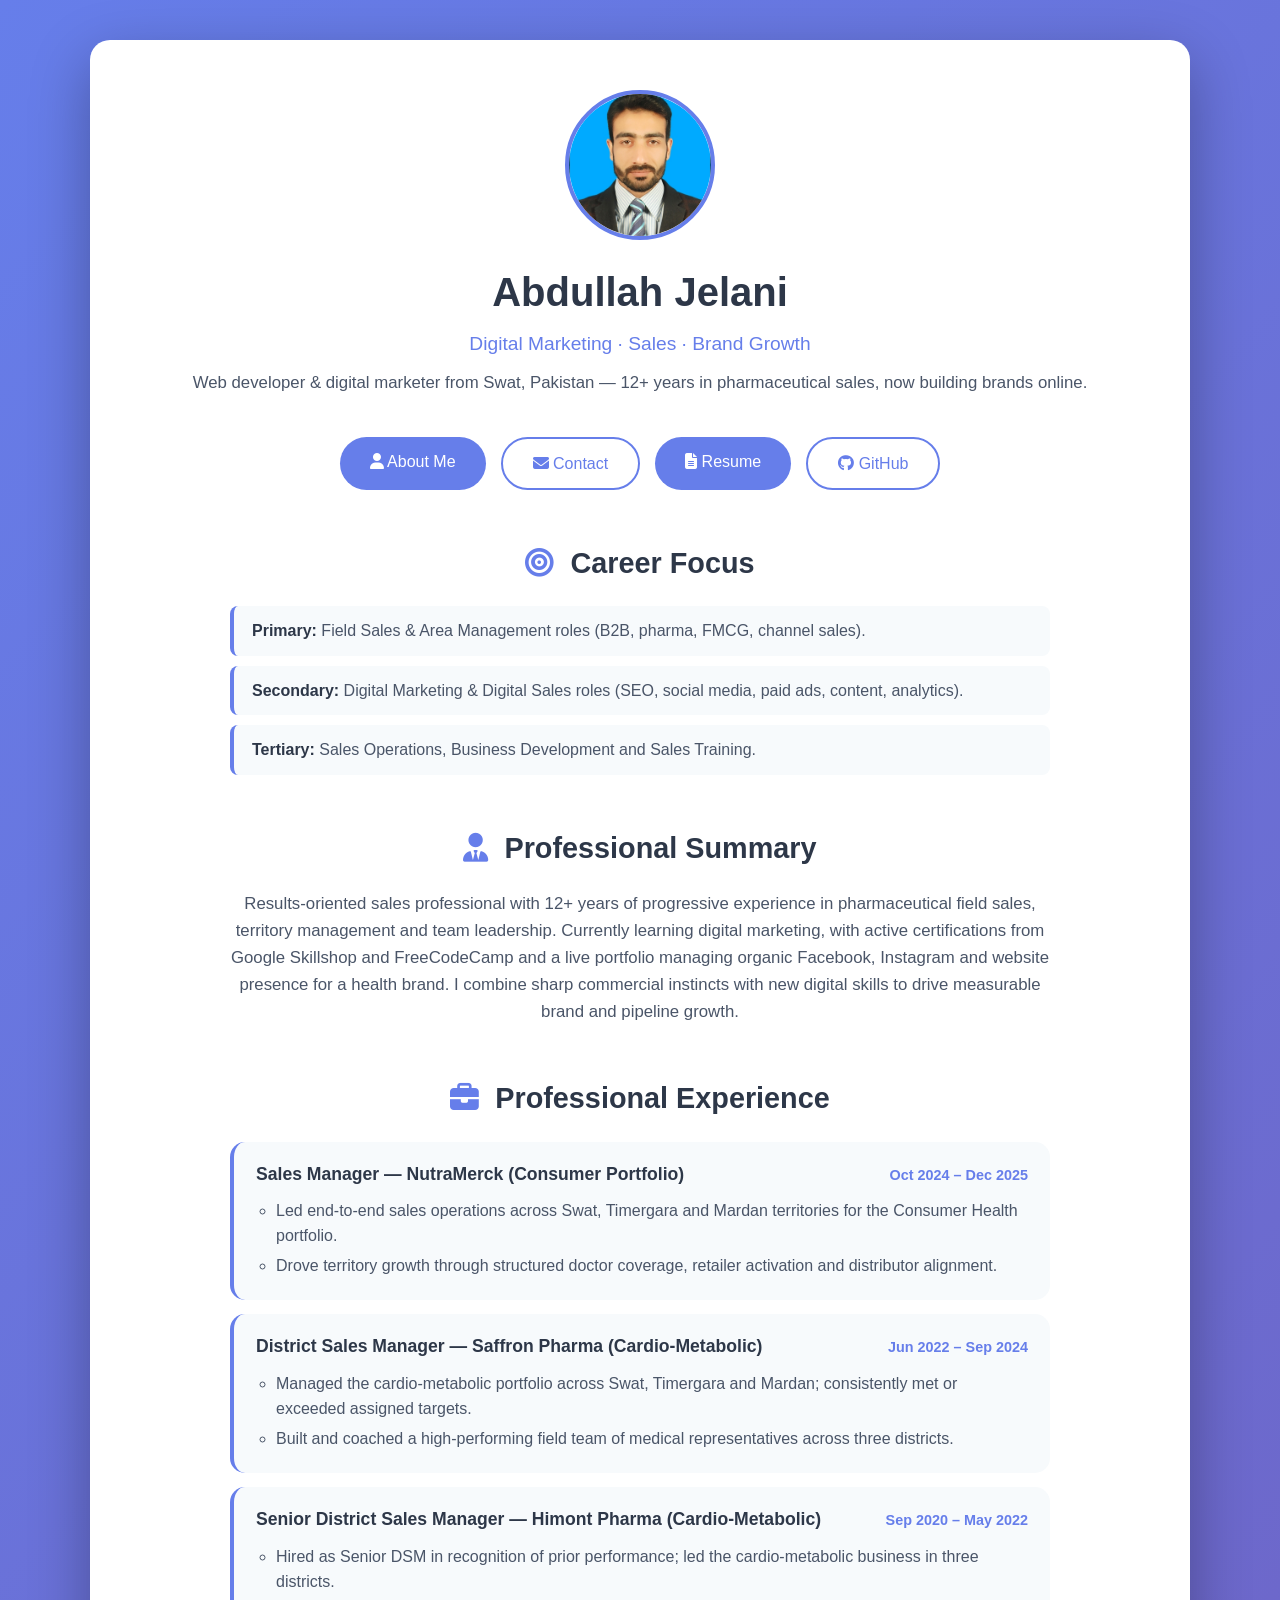
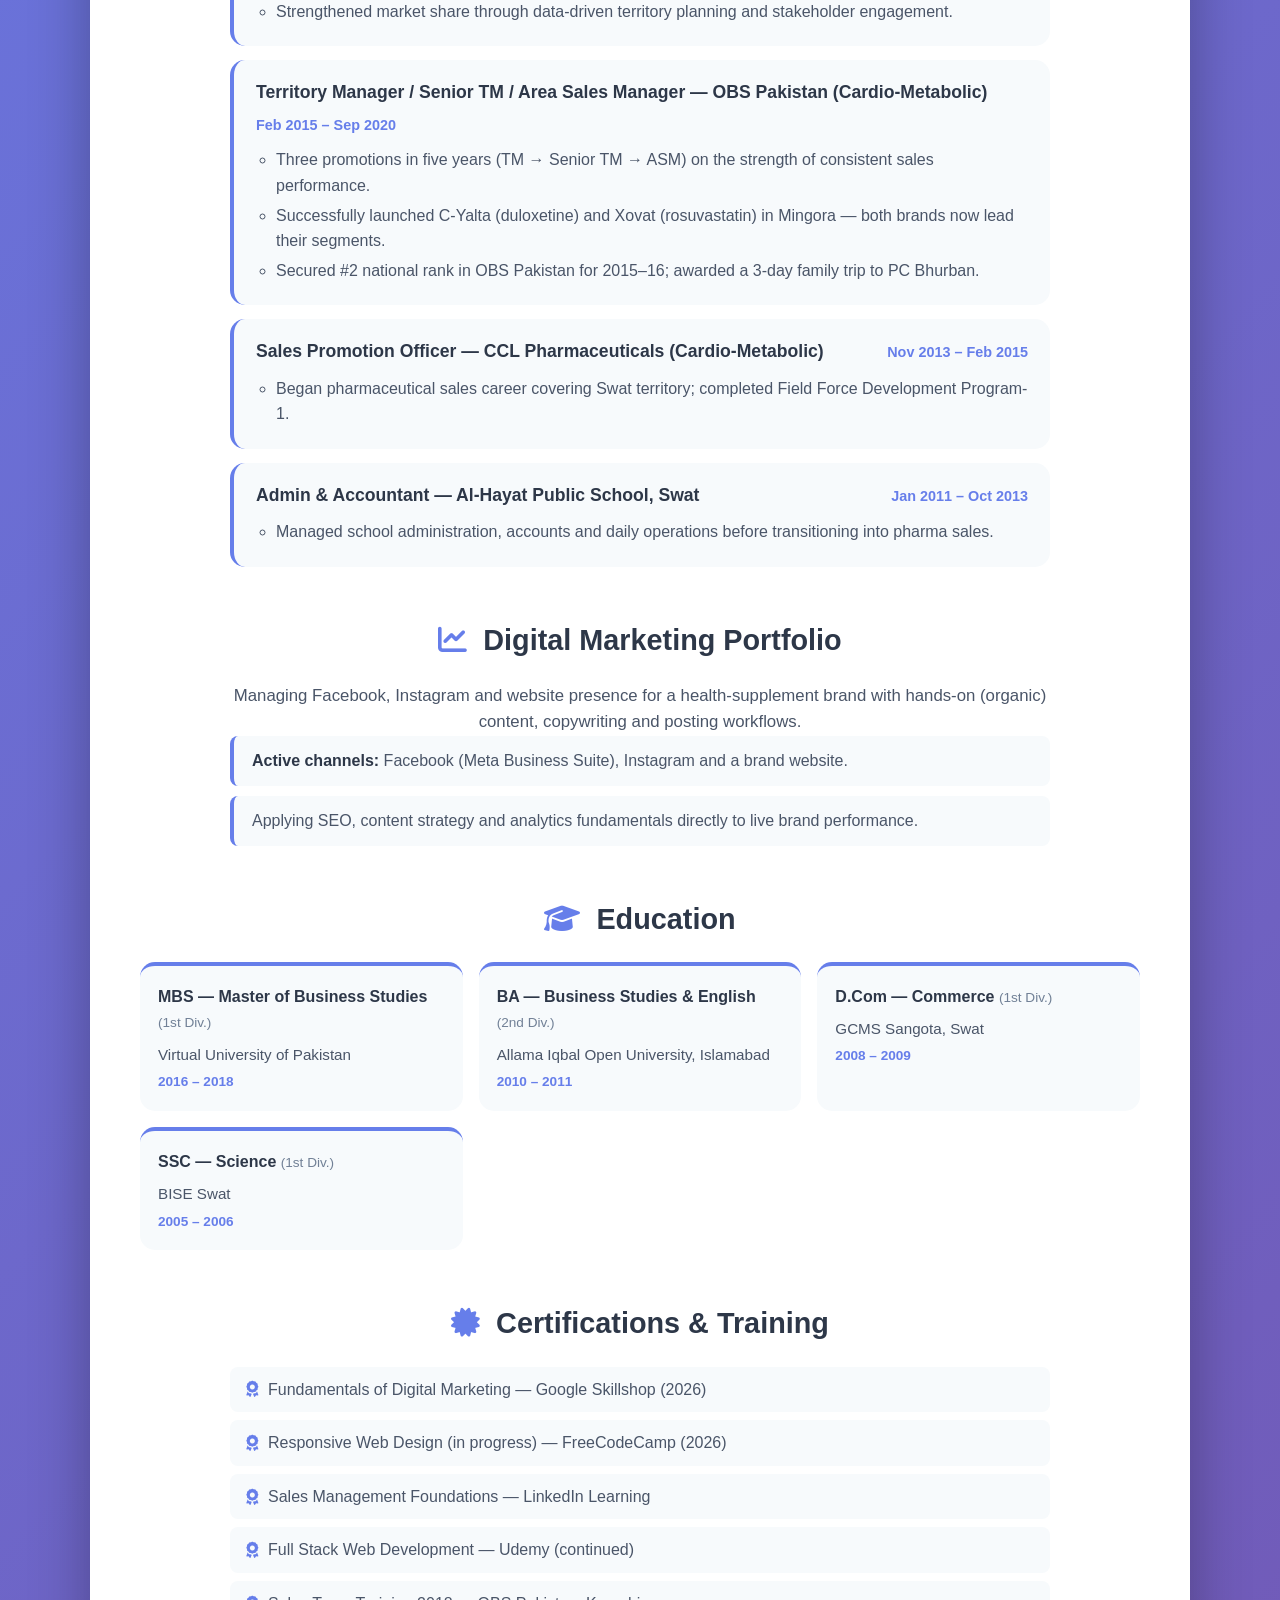
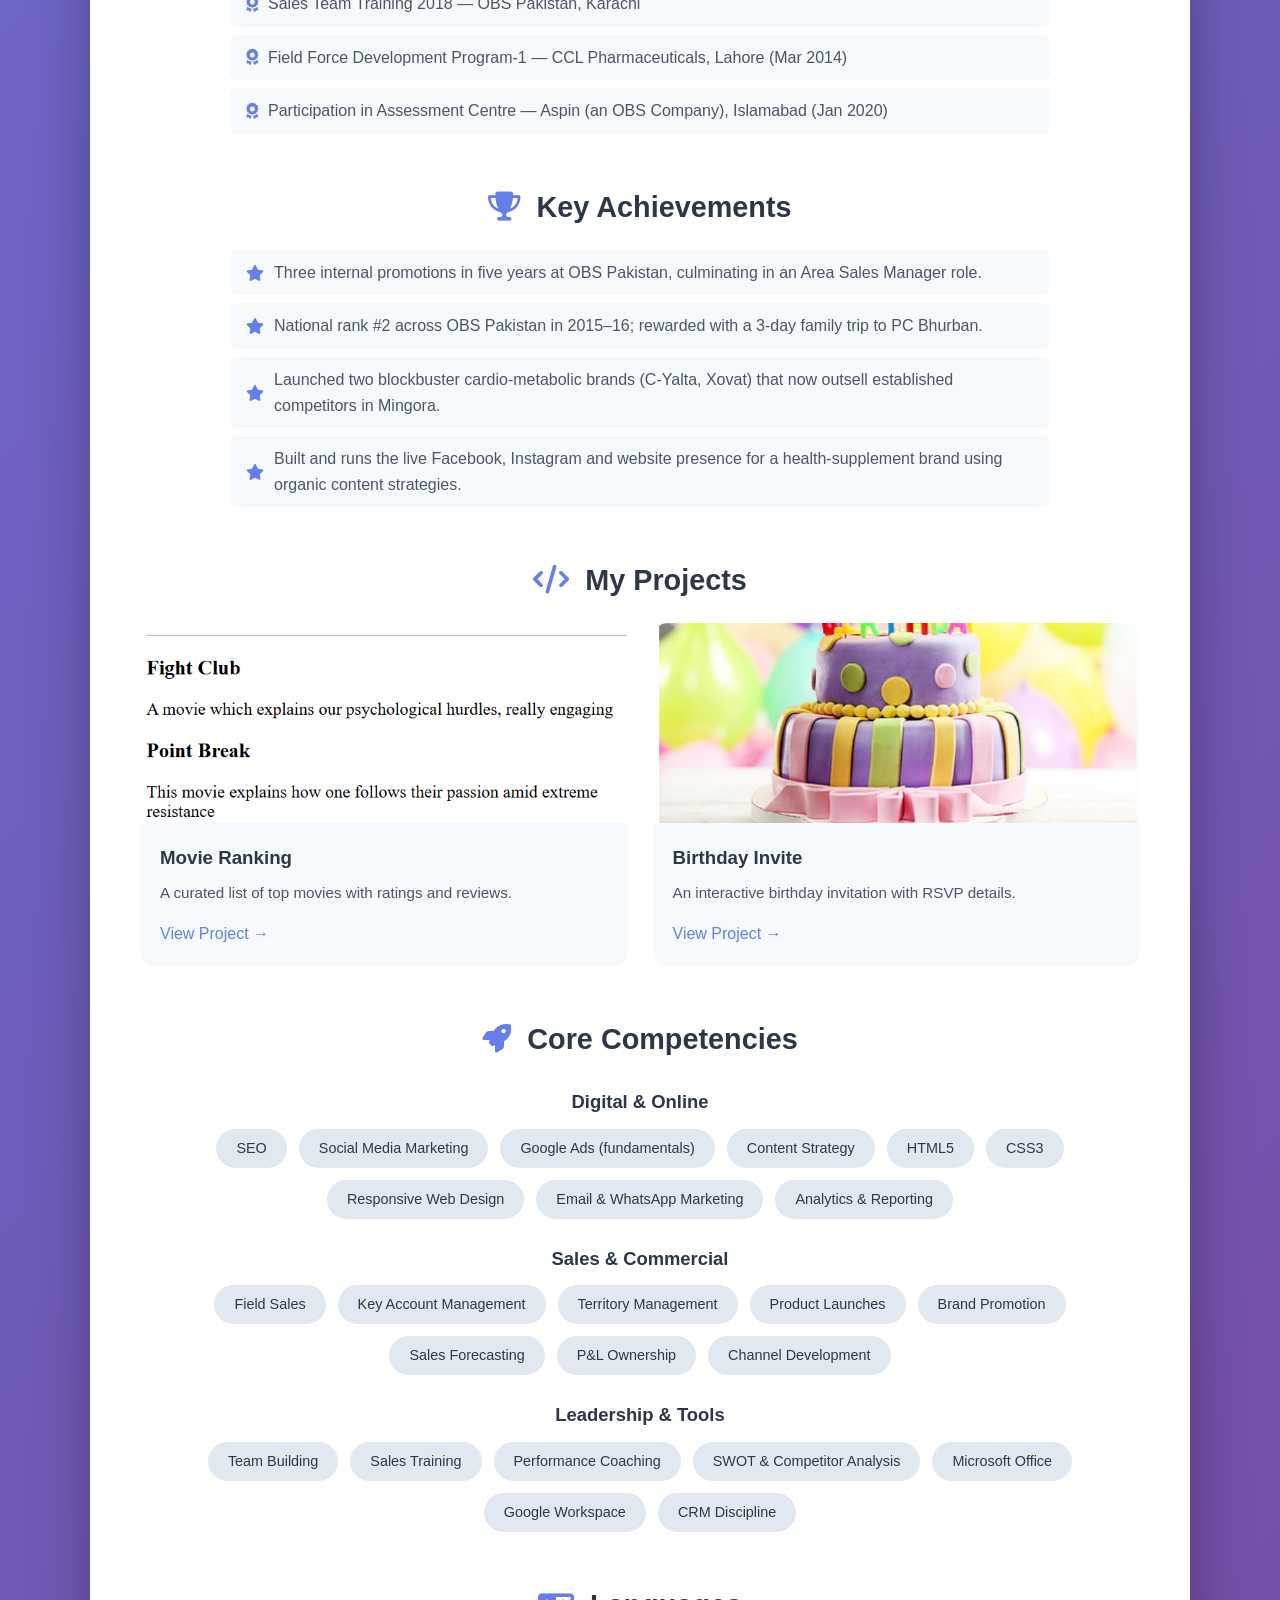
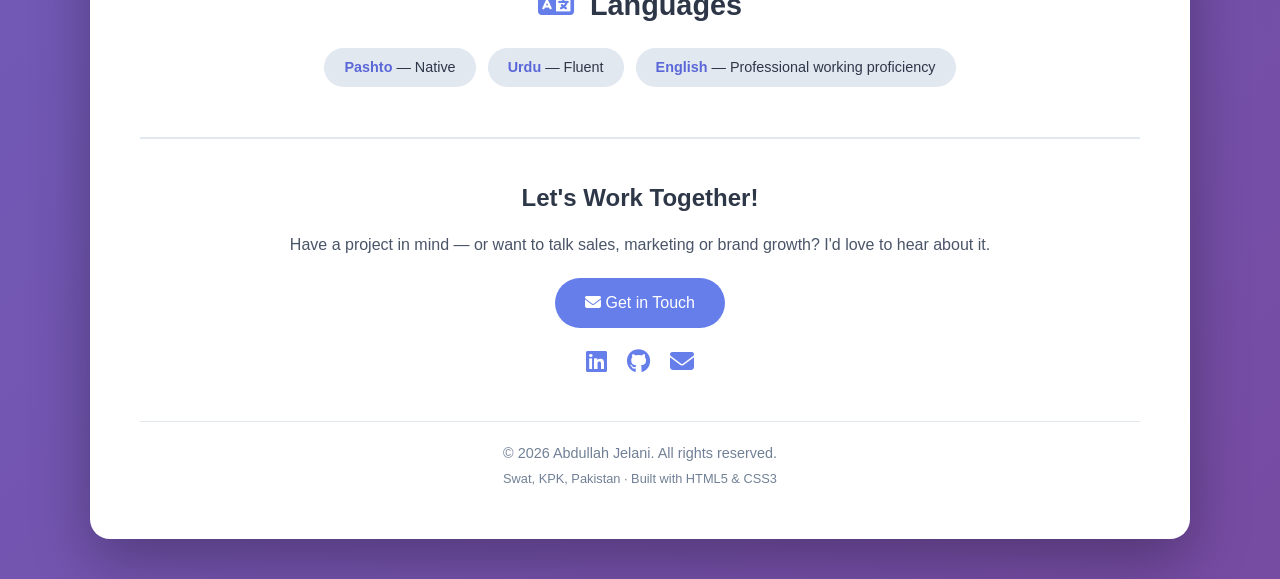
<file: index.html>
<!doctype html>
<html lang="en">
  <head>
    <meta charset="UTF-8" />
    <meta name="viewport" content="width=device-width, initial-scale=1.0" />
    <meta name="description" content="Abdullah Jelani — Web Developer, Digital Marketer & Sales Leader from Swat, Pakistan. 12+ years in pharmaceutical sales, transitioning into digital marketing and web development." />
    <meta name="keywords" content="Abdullah Jelani, Web Developer, Digital Marketing, SEO, Sales Manager, Swat Pakistan, Portfolio" />
    <meta name="author" content="Abdullah Jelani" />

    <!-- Open Graph / Social -->
    <meta property="og:title" content="Abdullah Jelani — Portfolio" />
    <meta property="og:description" content="Web Developer, Digital Marketer & Sales Leader from Swat, Pakistan." />
    <meta property="og:type" content="website" />
    <meta property="og:url" content="https://abdullahjelani.github.io/My-Portfolio/" />

    <title>Abdullah Jelani — Portfolio</title>
    <link rel="icon" type="image/jpeg" href="Assets/images/my-pic.jpg" />
    <link
      rel="stylesheet"
      href="https://cdnjs.cloudflare.com/ajax/libs/font-awesome/6.4.0/css/all.min.css"
    />
    <link rel="stylesheet" href="Assets/css/style.css" />
  </head>
  <body>
    <div class="container">
      <!-- HERO -->
      <header class="header">
        <img
          src="Assets/images/my-pic.jpg"
          alt="Abdullah Jelani"
          class="profile-img"
        />
        <h1>Abdullah Jelani</h1>
        <p class="title">Digital Marketing · Sales · Brand Growth</p>
        <p class="tagline">
          Web developer & digital marketer from Swat, Pakistan —
          12+ years in pharmaceutical sales, now building brands online.
        </p>
      </header>

      <!-- PRIMARY NAVIGATION -->
      <nav class="nav-buttons" aria-label="Primary">
        <a href="Public/about.html" class="nav-btn"
          ><i class="fas fa-user"></i> About Me</a
        >
        <a href="Public/contact.html" class="nav-btn nav-btn-outline"
          ><i class="fas fa-envelope"></i> Contact</a
        >
        <a
          href="Assets/resume/Abdullah CV Latest.html"
          class="nav-btn"
          target="_blank"
          rel="noopener"
          ><i class="fas fa-file-alt"></i> Resume</a
        >
        <a
          href="https://github.com/AbdullahJelani"
          class="nav-btn nav-btn-outline"
          target="_blank"
          rel="noopener"
          ><i class="fab fa-github"></i> GitHub</a
        >
      </nav>

      <!-- CAREER FOCUS -->
      <section class="block" aria-labelledby="focus-heading">
        <h2 id="focus-heading" class="section-title">
          <i class="fas fa-bullseye"></i> Career Focus
        </h2>
        <ul class="focus-list">
          <li>
            <strong>Primary:</strong> Field Sales &amp; Area Management roles
            (B2B, pharma, FMCG, channel sales).
          </li>
          <li>
            <strong>Secondary:</strong> Digital Marketing &amp; Digital Sales
            roles (SEO, social media, paid ads, content, analytics).
          </li>
          <li>
            <strong>Tertiary:</strong> Sales Operations, Business Development
            and Sales Training.
          </li>
        </ul>
      </section>

      <!-- ABOUT / SUMMARY -->
      <section class="block" aria-labelledby="summary-heading">
        <h2 id="summary-heading" class="section-title">
          <i class="fas fa-user-tie"></i> Professional Summary
        </h2>
        <p class="prose">
          Results-oriented sales professional with 12+ years of progressive
          experience in pharmaceutical field sales, territory management and
          team leadership. Currently learning digital marketing, with active
          certifications from Google Skillshop and FreeCodeCamp and a live
          portfolio managing organic Facebook, Instagram and website presence
          for a health brand. I combine sharp commercial instincts with new
          digital skills to drive measurable brand and pipeline growth.
        </p>
      </section>

      <!-- EXPERIENCE -->
      <section class="block" aria-labelledby="exp-heading">
        <h2 id="exp-heading" class="section-title">
          <i class="fas fa-briefcase"></i> Professional Experience
        </h2>
        <ol class="timeline">
          <li class="timeline-item">
            <div class="t-head">
              <h3>Sales Manager — NutraMerck (Consumer Portfolio)</h3>
              <span class="t-date">Oct 2024 – Dec 2025</span>
            </div>
            <ul class="t-bullets">
              <li>
                Led end-to-end sales operations across Swat, Timergara and
                Mardan territories for the Consumer Health portfolio.
              </li>
              <li>
                Drove territory growth through structured doctor coverage,
                retailer activation and distributor alignment.
              </li>
            </ul>
          </li>

          <li class="timeline-item">
            <div class="t-head">
              <h3>
                District Sales Manager — Saffron Pharma (Cardio-Metabolic)
              </h3>
              <span class="t-date">Jun 2022 – Sep 2024</span>
            </div>
            <ul class="t-bullets">
              <li>
                Managed the cardio-metabolic portfolio across Swat, Timergara
                and Mardan; consistently met or exceeded assigned targets.
              </li>
              <li>
                Built and coached a high-performing field team of medical
                representatives across three districts.
              </li>
            </ul>
          </li>

          <li class="timeline-item">
            <div class="t-head">
              <h3>
                Senior District Sales Manager — Himont Pharma
                (Cardio-Metabolic)
              </h3>
              <span class="t-date">Sep 2020 – May 2022</span>
            </div>
            <ul class="t-bullets">
              <li>
                Hired as Senior DSM in recognition of prior performance; led the
                cardio-metabolic business in three districts.
              </li>
              <li>
                Strengthened market share through data-driven territory
                planning and stakeholder engagement.
              </li>
            </ul>
          </li>

          <li class="timeline-item">
            <div class="t-head">
              <h3>
                Territory Manager / Senior TM / Area Sales Manager — OBS
                Pakistan (Cardio-Metabolic)
              </h3>
              <span class="t-date">Feb 2015 – Sep 2020</span>
            </div>
            <ul class="t-bullets">
              <li>
                Three promotions in five years (TM → Senior TM → ASM) on the
                strength of consistent sales performance.
              </li>
              <li>
                Successfully launched C-Yalta (duloxetine) and Xovat
                (rosuvastatin) in Mingora — both brands now lead their
                segments.
              </li>
              <li>
                Secured #2 national rank in OBS Pakistan for 2015–16; awarded a
                3-day family trip to PC Bhurban.
              </li>
            </ul>
          </li>

          <li class="timeline-item">
            <div class="t-head">
              <h3>
                Sales Promotion Officer — CCL Pharmaceuticals
                (Cardio-Metabolic)
              </h3>
              <span class="t-date">Nov 2013 – Feb 2015</span>
            </div>
            <ul class="t-bullets">
              <li>
                Began pharmaceutical sales career covering Swat territory;
                completed Field Force Development Program-1.
              </li>
            </ul>
          </li>

          <li class="timeline-item">
            <div class="t-head">
              <h3>Admin &amp; Accountant — Al-Hayat Public School, Swat</h3>
              <span class="t-date">Jan 2011 – Oct 2013</span>
            </div>
            <ul class="t-bullets">
              <li>
                Managed school administration, accounts and daily operations
                before transitioning into pharma sales.
              </li>
            </ul>
          </li>
        </ol>
      </section>

      <!-- DIGITAL MARKETING PORTFOLIO -->
      <section class="block" aria-labelledby="dm-heading">
        <h2 id="dm-heading" class="section-title">
          <i class="fas fa-chart-line"></i> Digital Marketing Portfolio
        </h2>
        <p class="prose">
          Managing Facebook, Instagram and website presence for a
          health-supplement brand with hands-on (organic) content, copywriting
          and posting workflows.
        </p>
        <ul class="focus-list">
          <li>
            <strong>Active channels:</strong> Facebook (Meta Business Suite),
            Instagram and a brand website.
          </li>
          <li>
            Applying SEO, content strategy and analytics fundamentals directly
            to live brand performance.
          </li>
        </ul>
      </section>

      <!-- EDUCATION -->
      <section class="block" aria-labelledby="edu-heading">
        <h2 id="edu-heading" class="section-title">
          <i class="fas fa-graduation-cap"></i> Education
        </h2>
        <div class="edu-grid">
          <article class="edu-card">
            <h3>MBS — Master of Business Studies <span class="div">(1st Div.)</span></h3>
            <p class="edu-school">Virtual University of Pakistan</p>
            <p class="edu-date">2016 – 2018</p>
          </article>
          <article class="edu-card">
            <h3>BA — Business Studies &amp; English <span class="div">(2nd Div.)</span></h3>
            <p class="edu-school">Allama Iqbal Open University, Islamabad</p>
            <p class="edu-date">2010 – 2011</p>
          </article>
          <article class="edu-card">
            <h3>D.Com — Commerce <span class="div">(1st Div.)</span></h3>
            <p class="edu-school">GCMS Sangota, Swat</p>
            <p class="edu-date">2008 – 2009</p>
          </article>
          <article class="edu-card">
            <h3>SSC — Science <span class="div">(1st Div.)</span></h3>
            <p class="edu-school">BISE Swat</p>
            <p class="edu-date">2005 – 2006</p>
          </article>
        </div>
      </section>

      <!-- CERTIFICATIONS -->
      <section class="block" aria-labelledby="cert-heading">
        <h2 id="cert-heading" class="section-title">
          <i class="fas fa-certificate"></i> Certifications &amp; Training
        </h2>
        <ul class="cert-list">
          <li><i class="fas fa-award"></i> Fundamentals of Digital Marketing — Google Skillshop (2026)</li>
          <li><i class="fas fa-award"></i> Responsive Web Design (in progress) — FreeCodeCamp (2026)</li>
          <li><i class="fas fa-award"></i> Sales Management Foundations — LinkedIn Learning</li>
          <li><i class="fas fa-award"></i> Full Stack Web Development — Udemy (continued)</li>
          <li><i class="fas fa-award"></i> Sales Team Training 2018 — OBS Pakistan, Karachi</li>
          <li><i class="fas fa-award"></i> Field Force Development Program-1 — CCL Pharmaceuticals, Lahore (Mar 2014)</li>
          <li><i class="fas fa-award"></i> Participation in Assessment Centre — Aspin (an OBS Company), Islamabad (Jan 2020)</li>
        </ul>
      </section>

      <!-- ACHIEVEMENTS -->
      <section class="block" aria-labelledby="ach-heading">
        <h2 id="ach-heading" class="section-title">
          <i class="fas fa-trophy"></i> Key Achievements
        </h2>
        <ul class="cert-list">
          <li><i class="fas fa-star"></i> Three internal promotions in five years at OBS Pakistan, culminating in an Area Sales Manager role.</li>
          <li><i class="fas fa-star"></i> National rank #2 across OBS Pakistan in 2015–16; rewarded with a 3-day family trip to PC Bhurban.</li>
          <li><i class="fas fa-star"></i> Launched two blockbuster cardio-metabolic brands (C-Yalta, Xovat) that now outsell established competitors in Mingora.</li>
          <li><i class="fas fa-star"></i> Built and runs the live Facebook, Instagram and website presence for a health-supplement brand using organic content strategies.</li>
        </ul>
      </section>

      <!-- PROJECTS -->
      <section class="block" aria-labelledby="projects-heading">
        <h2 id="projects-heading" class="section-title">
          <i class="fas fa-code"></i> My Projects
        </h2>
        <div class="projects-grid">
          <article class="project-card">
            <img src="Assets/images/Movie-ranking.png" alt="Movie Ranking project preview" />
            <div class="project-info">
              <h3>Movie Ranking</h3>
              <p>A curated list of top movies with ratings and reviews.</p>
              <a href="Public/Movie-ranking.html" class="project-link"
                >View Project →</a
              >
            </div>
          </article>
          <article class="project-card">
            <img src="Assets/images/Birthday-invite.png" alt="Birthday Invite project preview" />
            <div class="project-info">
              <h3>Birthday Invite</h3>
              <p>An interactive birthday invitation with RSVP details.</p>
              <a href="Public/Birthday-invite.html" class="project-link"
                >View Project →</a
              >
            </div>
          </article>
        </div>
      </section>

      <!-- SKILLS -->
      <section class="block" aria-labelledby="skills-heading">
        <h2 id="skills-heading" class="section-title">
          <i class="fas fa-rocket"></i> Core Competencies
        </h2>

        <h3 class="sub-heading">Digital &amp; Online</h3>
        <div class="skills">
          <span class="skill-tag">SEO</span>
          <span class="skill-tag">Social Media Marketing</span>
          <span class="skill-tag">Google Ads (fundamentals)</span>
          <span class="skill-tag">Content Strategy</span>
          <span class="skill-tag">HTML5</span>
          <span class="skill-tag">CSS3</span>
          <span class="skill-tag">Responsive Web Design</span>
          <span class="skill-tag">Email &amp; WhatsApp Marketing</span>
          <span class="skill-tag">Analytics &amp; Reporting</span>
        </div>

        <h3 class="sub-heading">Sales &amp; Commercial</h3>
        <div class="skills">
          <span class="skill-tag">Field Sales</span>
          <span class="skill-tag">Key Account Management</span>
          <span class="skill-tag">Territory Management</span>
          <span class="skill-tag">Product Launches</span>
          <span class="skill-tag">Brand Promotion</span>
          <span class="skill-tag">Sales Forecasting</span>
          <span class="skill-tag">P&amp;L Ownership</span>
          <span class="skill-tag">Channel Development</span>
        </div>

        <h3 class="sub-heading">Leadership &amp; Tools</h3>
        <div class="skills">
          <span class="skill-tag">Team Building</span>
          <span class="skill-tag">Sales Training</span>
          <span class="skill-tag">Performance Coaching</span>
          <span class="skill-tag">SWOT &amp; Competitor Analysis</span>
          <span class="skill-tag">Microsoft Office</span>
          <span class="skill-tag">Google Workspace</span>
          <span class="skill-tag">CRM Discipline</span>
        </div>
      </section>

      <!-- LANGUAGES -->
      <section class="block" aria-labelledby="lang-heading">
        <h2 id="lang-heading" class="section-title">
          <i class="fas fa-language"></i> Languages
        </h2>
        <div class="skills">
          <span class="skill-tag"><strong>Pashto</strong> — Native</span>
          <span class="skill-tag"><strong>Urdu</strong> — Fluent</span>
          <span class="skill-tag"><strong>English</strong> — Professional working proficiency</span>
        </div>
      </section>

      <!-- CONTACT -->
      <section class="contact-section" aria-labelledby="contact-heading">
        <h2 id="contact-heading">Let's Work Together!</h2>
        <p>
          Have a project in mind — or want to talk sales, marketing or brand
          growth? I'd love to hear about it.
        </p>
        <a href="Public/contact.html" class="nav-btn">
          <i class="fas fa-envelope"></i> Get in Touch
        </a>
      </section>

      <!-- SOCIAL -->
      <div class="social-links">
        <a
          href="https://www.linkedin.com/in/abdullah-jelani-1249b9ba"
          target="_blank"
          rel="noopener"
          aria-label="LinkedIn profile"
          ><i class="fab fa-linkedin"></i
        ></a>
        <a
          href="https://github.com/AbdullahJelani"
          target="_blank"
          rel="noopener"
          aria-label="GitHub profile"
          ><i class="fab fa-github"></i
        ></a>
        <a href="mailto:abdullah.jelani20@gmail.com" aria-label="Email Abdullah"
          ><i class="fas fa-envelope"></i
        ></a>
      </div>

      <!-- FOOTER -->
      <footer class="footer">
        <p>&copy; 2026 Abdullah Jelani. All rights reserved.</p>
        <p class="muted">Swat, KPK, Pakistan &middot; Built with HTML5 &amp; CSS3</p>
      </footer>
    </div>
  </body>
</html>
</file>
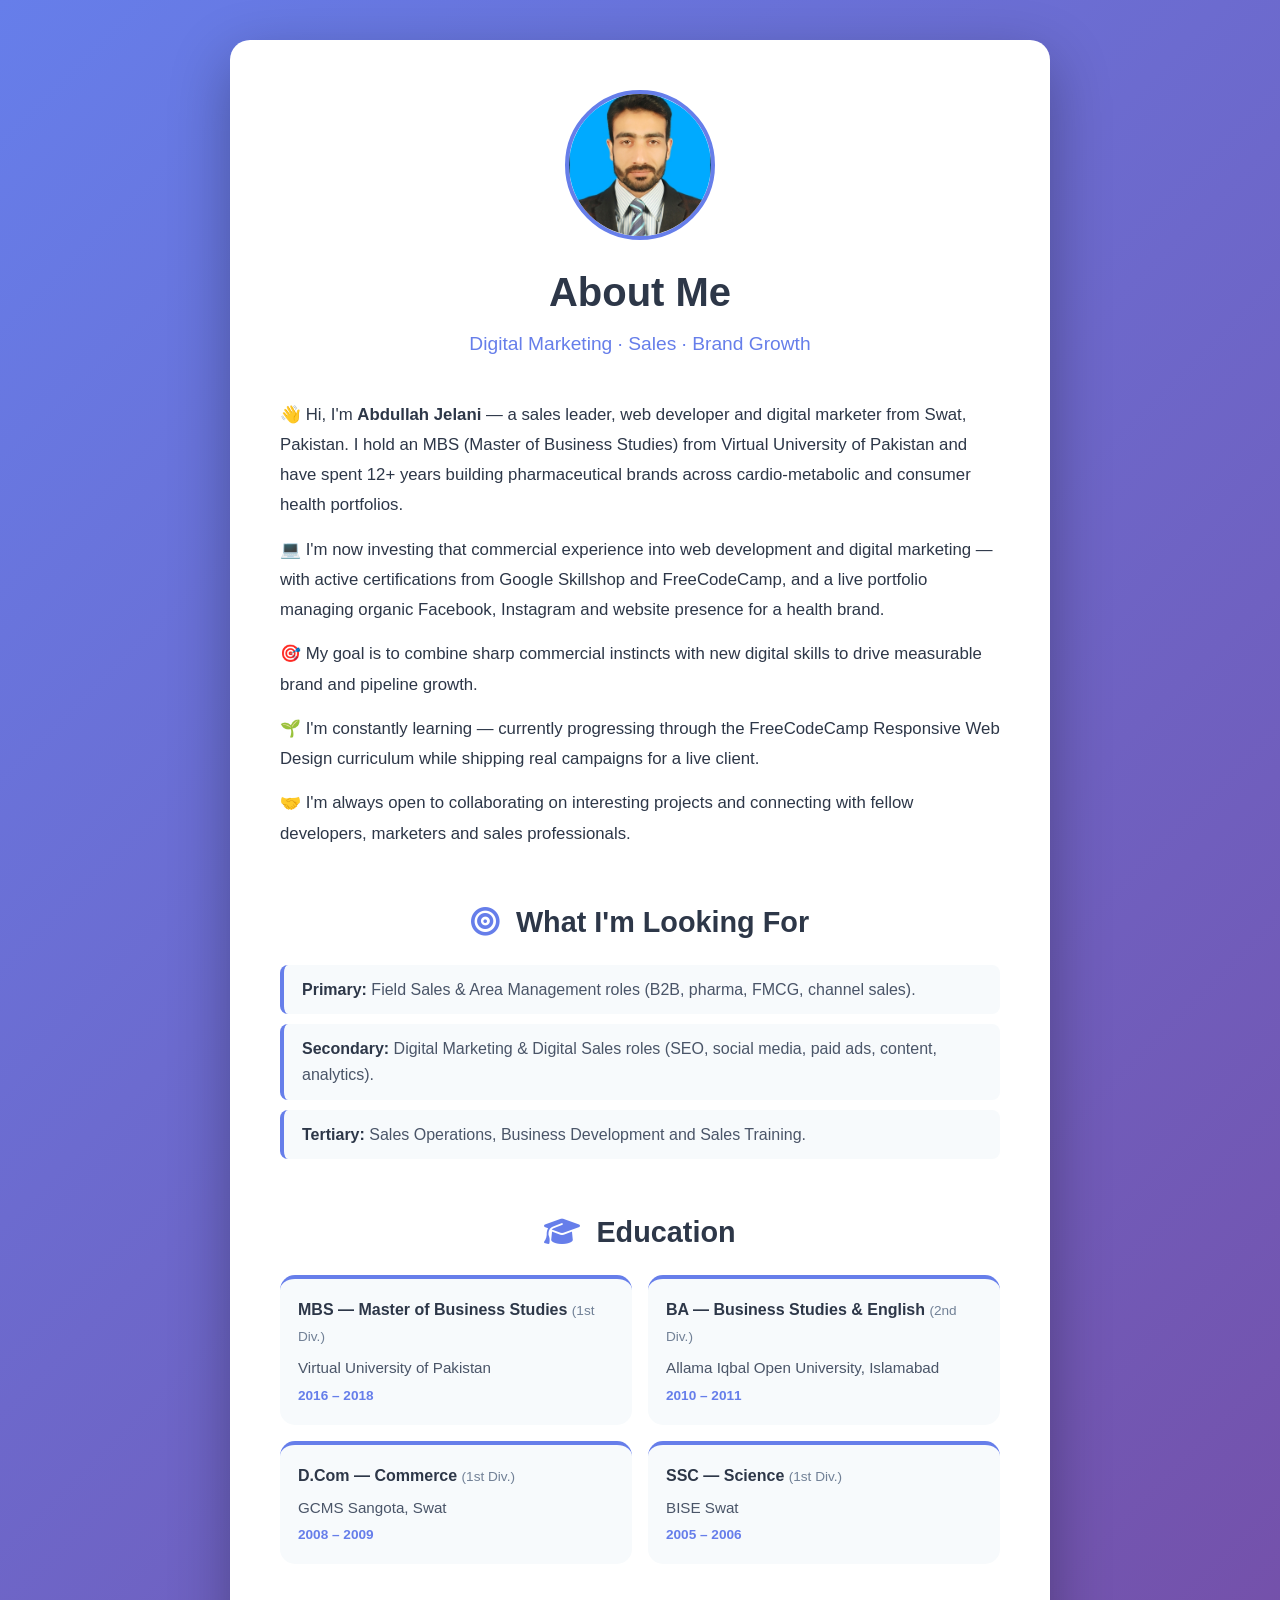
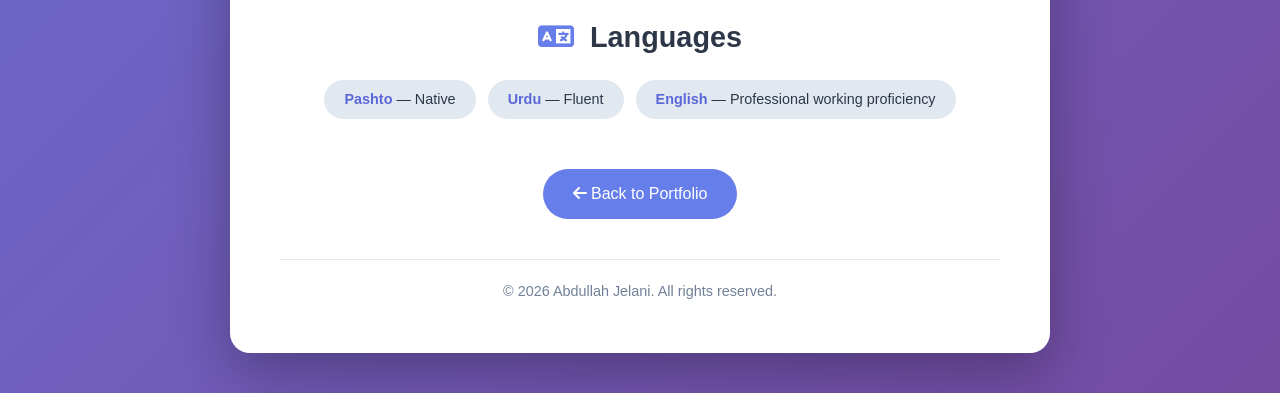
<file: Public/about.html>
<!DOCTYPE html>
<html lang="en">
  <head>
    <meta charset="UTF-8" />
    <meta name="viewport" content="width=device-width, initial-scale=1.0" />
    <meta name="description" content="About Abdullah Jelani — sales leader, web developer and digital marketer from Swat, Pakistan." />
    <title>About — Abdullah Jelani</title>
    <link rel="icon" type="image/jpeg" href="../Assets/images/my-pic.jpg" />
    <link
      rel="stylesheet"
      href="https://cdnjs.cloudflare.com/ajax/libs/font-awesome/6.4.0/css/all.min.css"
    />
    <link rel="stylesheet" href="../Assets/css/style.css" />
    <style>
      /* Page-specific tweaks */
      body {
        align-items: flex-start;
      }
      .about-content {
        color: var(--c-text);
        line-height: 1.8;
        font-size: 1.05rem;
      }
      .about-content p {
        margin-bottom: 14px;
      }
    </style>
  </head>
  <body>
    <main class="container" style="max-width: 820px;">
      <header class="header">
        <img
          src="../Assets/images/my-pic.jpg"
          alt="Abdullah Jelani"
          class="profile-img"
        />
        <h1>About Me</h1>
        <p class="title">Digital Marketing · Sales · Brand Growth</p>
      </header>

      <section class="about-content">
        <p>
          👋 Hi, I'm <strong>Abdullah Jelani</strong> — a sales leader, web
          developer and digital marketer from Swat, Pakistan. I hold an MBS
          (Master of Business Studies) from Virtual University of Pakistan and
          have spent 12+ years building pharmaceutical brands across
          cardio-metabolic and consumer health portfolios.
        </p>
        <p>
          💻 I'm now investing that commercial experience into web development
          and digital marketing — with active certifications from Google
          Skillshop and FreeCodeCamp, and a live portfolio managing organic
          Facebook, Instagram and website presence for a health brand.
        </p>
        <p>
          🎯 My goal is to combine sharp commercial instincts with new digital
          skills to drive measurable brand and pipeline growth.
        </p>
        <p>
          🌱 I'm constantly learning — currently progressing through the
          FreeCodeCamp Responsive Web Design curriculum while shipping real
          campaigns for a live client.
        </p>
        <p>
          🤝 I'm always open to collaborating on interesting projects and
          connecting with fellow developers, marketers and sales professionals.
        </p>
      </section>

      <section class="block" style="margin-top: 30px;">
        <h2 class="section-title">
          <i class="fas fa-bullseye"></i> What I'm Looking For
        </h2>
        <ul class="focus-list">
          <li>
            <strong>Primary:</strong> Field Sales &amp; Area Management roles
            (B2B, pharma, FMCG, channel sales).
          </li>
          <li>
            <strong>Secondary:</strong> Digital Marketing &amp; Digital Sales
            roles (SEO, social media, paid ads, content, analytics).
          </li>
          <li>
            <strong>Tertiary:</strong> Sales Operations, Business Development
            and Sales Training.
          </li>
        </ul>
      </section>

      <section class="block">
        <h2 class="section-title">
          <i class="fas fa-graduation-cap"></i> Education
        </h2>
        <div class="edu-grid">
          <article class="edu-card">
            <h3>MBS — Master of Business Studies <span class="div">(1st Div.)</span></h3>
            <p class="edu-school">Virtual University of Pakistan</p>
            <p class="edu-date">2016 – 2018</p>
          </article>
          <article class="edu-card">
            <h3>BA — Business Studies &amp; English <span class="div">(2nd Div.)</span></h3>
            <p class="edu-school">Allama Iqbal Open University, Islamabad</p>
            <p class="edu-date">2010 – 2011</p>
          </article>
          <article class="edu-card">
            <h3>D.Com — Commerce <span class="div">(1st Div.)</span></h3>
            <p class="edu-school">GCMS Sangota, Swat</p>
            <p class="edu-date">2008 – 2009</p>
          </article>
          <article class="edu-card">
            <h3>SSC — Science <span class="div">(1st Div.)</span></h3>
            <p class="edu-school">BISE Swat</p>
            <p class="edu-date">2005 – 2006</p>
          </article>
        </div>
      </section>

      <section class="block">
        <h2 class="section-title">
          <i class="fas fa-language"></i> Languages
        </h2>
        <div class="skills">
          <span class="skill-tag"><strong>Pashto</strong> — Native</span>
          <span class="skill-tag"><strong>Urdu</strong> — Fluent</span>
          <span class="skill-tag"><strong>English</strong> — Professional working proficiency</span>
        </div>
      </section>

      <div class="text-center">
        <a href="../index.html" class="back-btn" aria-label="Back to home">
          <i class="fas fa-arrow-left"></i> Back to Portfolio
        </a>
      </div>

      <footer class="footer">
        <p>&copy; 2026 Abdullah Jelani. All rights reserved.</p>
      </footer>
    </main>
  </body>
</html>
</file>
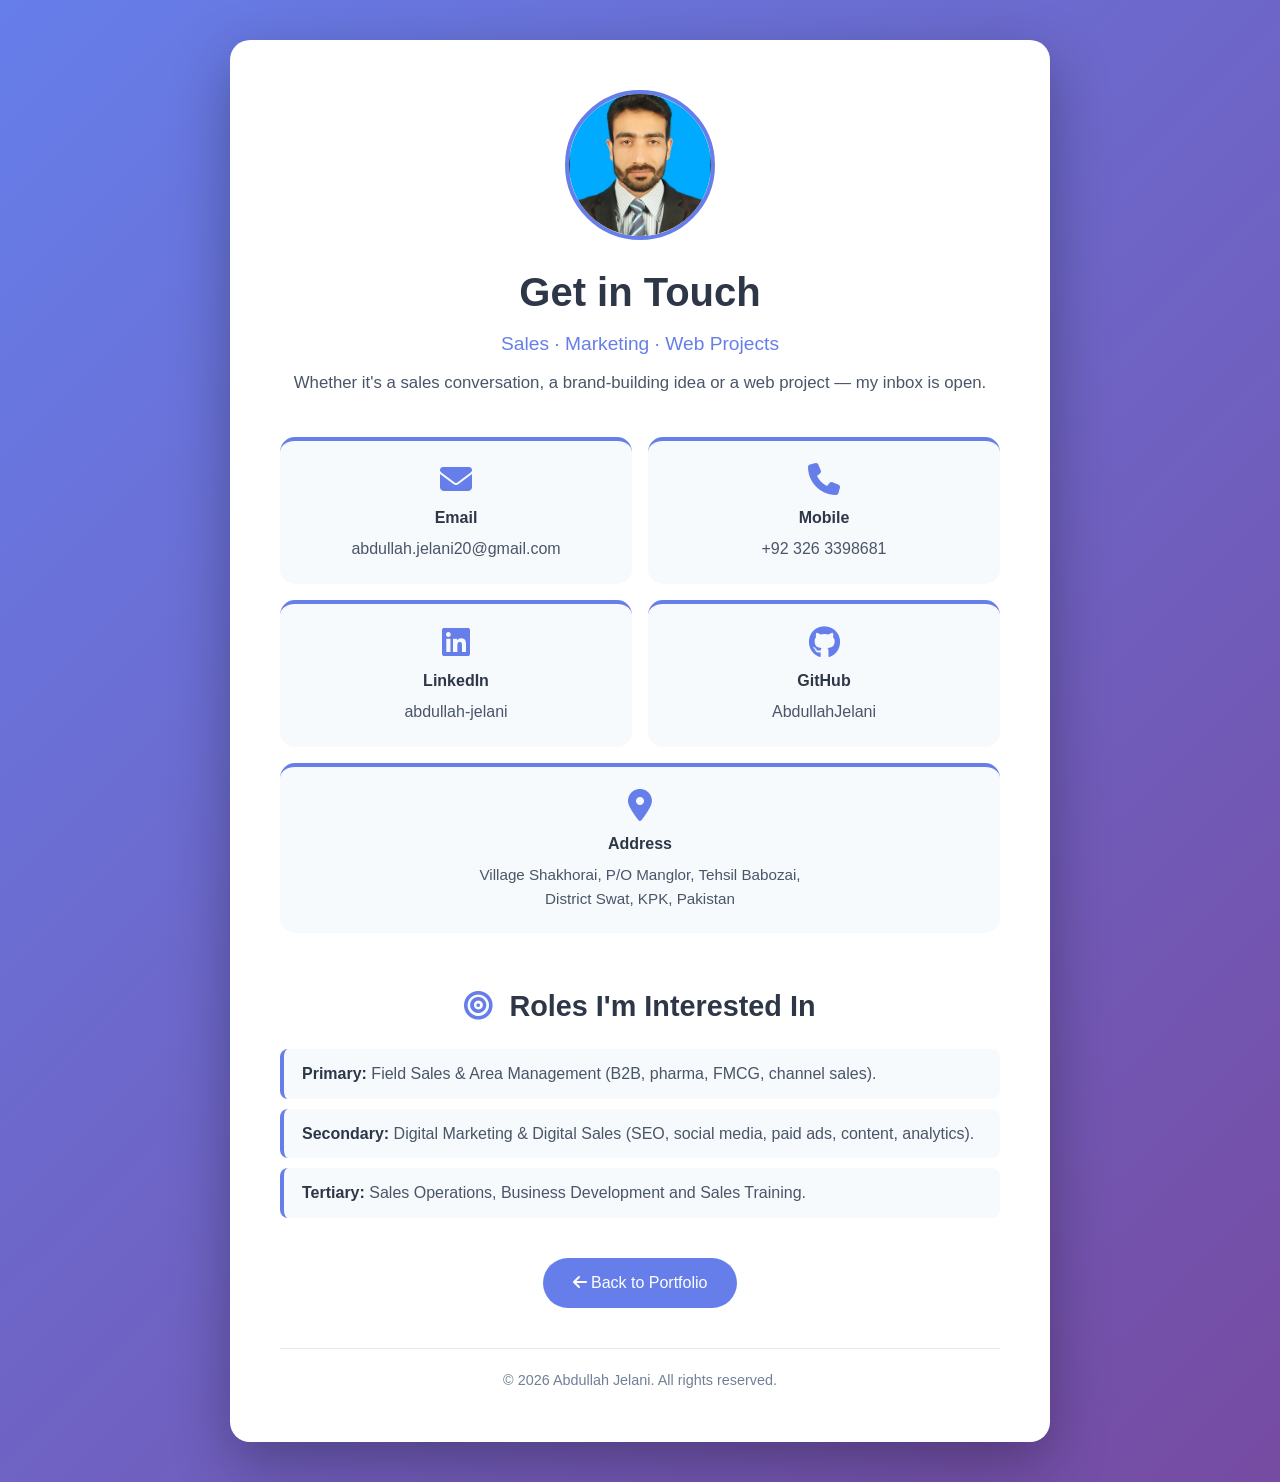
<file: Public/contact.html>
<!DOCTYPE html>
<html lang="en">
  <head>
    <meta charset="UTF-8" />
    <meta name="viewport" content="width=device-width, initial-scale=1.0" />
    <meta name="description" content="Contact Abdullah Jelani — sales, marketing or web project enquiries welcome." />
    <title>Contact — Abdullah Jelani</title>
    <link rel="icon" type="image/jpeg" href="../Assets/images/my-pic.jpg" />
    <link
      rel="stylesheet"
      href="https://cdnjs.cloudflare.com/ajax/libs/font-awesome/6.4.0/css/all.min.css"
    />
    <link rel="stylesheet" href="../Assets/css/style.css" />
    <style>
      .contact-grid {
        display: grid;
        grid-template-columns: repeat(auto-fit, minmax(240px, 1fr));
        gap: 16px;
        margin-top: 20px;
      }
      .contact-card {
        background: var(--c-bg-soft);
        border-radius: var(--radius-md);
        padding: 22px;
        text-align: center;
        border-top: 4px solid var(--c-primary);
        transition: transform 0.3s ease;
      }
      .contact-card:hover {
        transform: translateY(-4px);
      }
      .contact-card i {
        font-size: 2rem;
        color: var(--c-primary);
        margin-bottom: 10px;
      }
      .contact-card h3 {
        color: var(--c-text);
        margin-bottom: 6px;
        font-size: 1rem;
      }
      .contact-card a {
        color: var(--c-text-soft);
        text-decoration: none;
        word-break: break-word;
      }
      .contact-card a:hover {
        color: var(--c-primary);
      }
      .contact-card p {
        color: var(--c-text-soft);
        font-size: 0.95rem;
      }
    </style>
  </head>
  <body>
    <main class="container" style="max-width: 820px;">
      <header class="header">
        <img
          src="../Assets/images/my-pic.jpg"
          alt="Abdullah Jelani"
          class="profile-img"
        />
        <h1>Get in Touch</h1>
        <p class="title">Sales · Marketing · Web Projects</p>
        <p class="tagline">
          Whether it's a sales conversation, a brand-building idea or a web
          project — my inbox is open.
        </p>
      </header>

      <section class="contact-grid" aria-label="Contact options">
        <article class="contact-card">
          <i class="fas fa-envelope"></i>
          <h3>Email</h3>
          <a href="mailto:abdullah.jelani20@gmail.com">abdullah.jelani20@gmail.com</a>
        </article>

        <article class="contact-card">
          <i class="fas fa-phone"></i>
          <h3>Mobile</h3>
          <a href="tel:+923263398681">+92 326 3398681</a>
        </article>

        <article class="contact-card">
          <i class="fab fa-linkedin"></i>
          <h3>LinkedIn</h3>
          <a
            href="https://www.linkedin.com/in/abdullah-jelani-1249b9ba"
            target="_blank"
            rel="noopener"
            >abdullah-jelani</a
          >
        </article>

        <article class="contact-card">
          <i class="fab fa-github"></i>
          <h3>GitHub</h3>
          <a
            href="https://github.com/AbdullahJelani"
            target="_blank"
            rel="noopener"
            >AbdullahJelani</a
          >
        </article>

        <article class="contact-card" style="grid-column: 1 / -1;">
          <i class="fas fa-map-marker-alt"></i>
          <h3>Address</h3>
          <p>
            Village Shakhorai, P/O Manglor, Tehsil Babozai,<br />
            District Swat, KPK, Pakistan
          </p>
        </article>
      </section>

      <section class="block" style="margin-top: 30px;">
        <h2 class="section-title">
          <i class="fas fa-bullseye"></i> Roles I'm Interested In
        </h2>
        <ul class="focus-list">
          <li><strong>Primary:</strong> Field Sales &amp; Area Management (B2B, pharma, FMCG, channel sales).</li>
          <li><strong>Secondary:</strong> Digital Marketing &amp; Digital Sales (SEO, social media, paid ads, content, analytics).</li>
          <li><strong>Tertiary:</strong> Sales Operations, Business Development and Sales Training.</li>
        </ul>
      </section>

      <div class="text-center">
        <a href="../index.html" class="back-btn" aria-label="Back to home">
          <i class="fas fa-arrow-left"></i> Back to Portfolio
        </a>
      </div>

      <footer class="footer">
        <p>&copy; 2026 Abdullah Jelani. All rights reserved.</p>
      </footer>
    </main>
  </body>
</html>
</file>
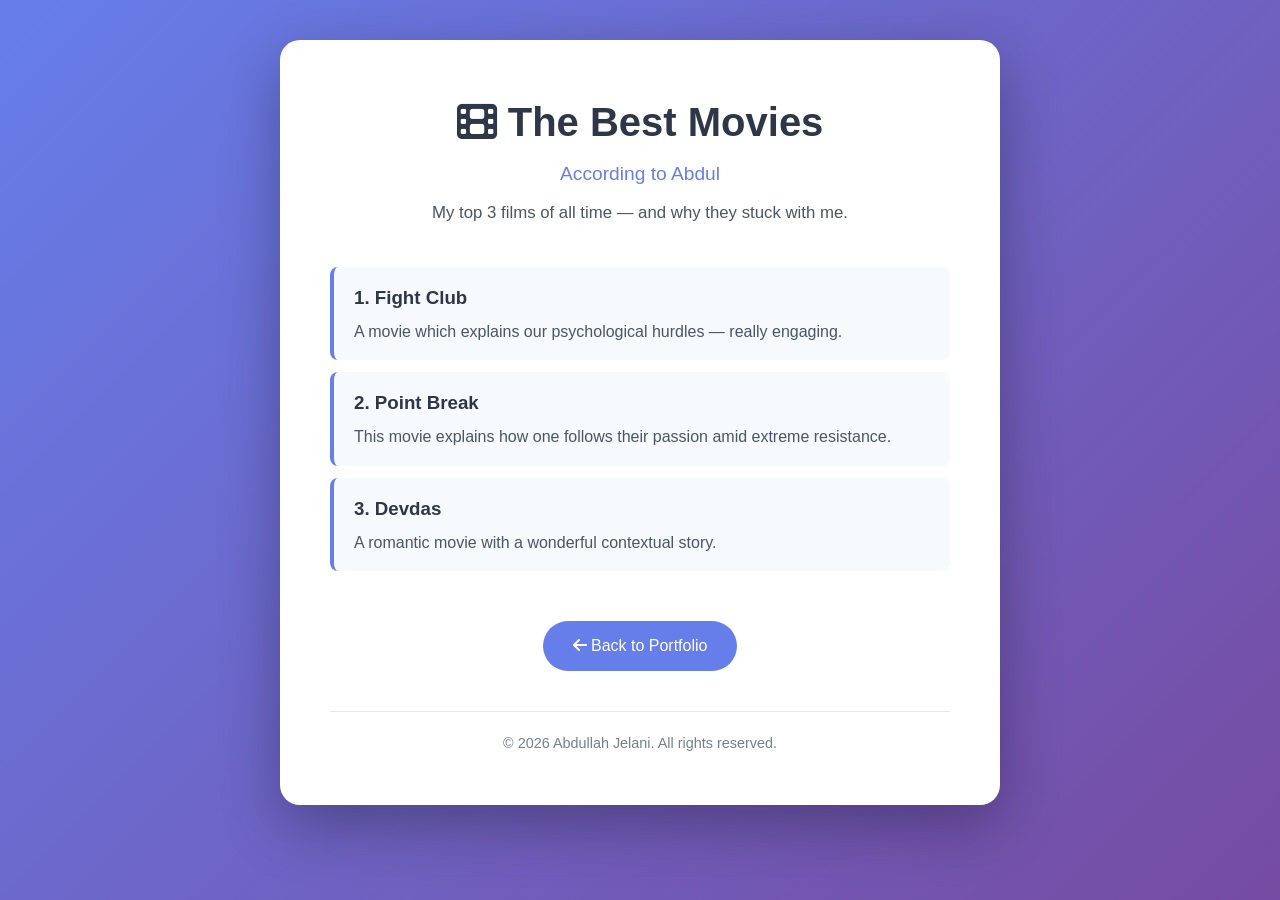
<file: Public/Movie-ranking.html>
<!DOCTYPE html>
<html lang="en">
  <head>
    <meta charset="UTF-8" />
    <meta name="viewport" content="width=device-width, initial-scale=1.0" />
    <meta name="description" content="The Best Movies According to Abdul — a curated list of top films with short reviews." />
    <title>Movie Ranking — Abdullah</title>
    <link rel="icon" type="image/jpeg" href="../Assets/images/my-pic.jpg" />
    <link
      rel="stylesheet"
      href="https://cdnjs.cloudflare.com/ajax/libs/font-awesome/6.4.0/css/all.min.css"
    />
    <link rel="stylesheet" href="../Assets/css/style.css" />
    <style>
      .movie-list {
        list-style: none;
        padding: 0;
        margin: 20px 0;
      }
      .movie-item {
        background: var(--c-bg-soft);
        border-left: 4px solid var(--c-primary);
        border-radius: 8px;
        padding: 16px 20px;
        margin-bottom: 12px;
      }
      .movie-item h3 {
        color: var(--c-text);
        margin-bottom: 6px;
      }
      .movie-item p {
        color: var(--c-text-soft);
      }
    </style>
  </head>
  <body>
    <main class="container" style="max-width: 720px;">
      <header class="header">
        <h1><i class="fas fa-film"></i> The Best Movies</h1>
        <p class="title">According to Abdul</p>
        <p class="tagline">My top 3 films of all time — and why they stuck with me.</p>
      </header>

      <section>
        <ul class="movie-list">
          <li class="movie-item">
            <h3>1. Fight Club</h3>
            <p>A movie which explains our psychological hurdles — really engaging.</p>
          </li>
          <li class="movie-item">
            <h3>2. Point Break</h3>
            <p>This movie explains how one follows their passion amid extreme resistance.</p>
          </li>
          <li class="movie-item">
            <h3>3. Devdas</h3>
            <p>A romantic movie with a wonderful contextual story.</p>
          </li>
        </ul>
      </section>

      <div class="text-center">
        <a href="../index.html" class="back-btn" aria-label="Back to home">
          <i class="fas fa-arrow-left"></i> Back to Portfolio
        </a>
      </div>

      <footer class="footer">
        <p>&copy; 2026 Abdullah Jelani. All rights reserved.</p>
      </footer>
    </main>
  </body>
</html>
</file>
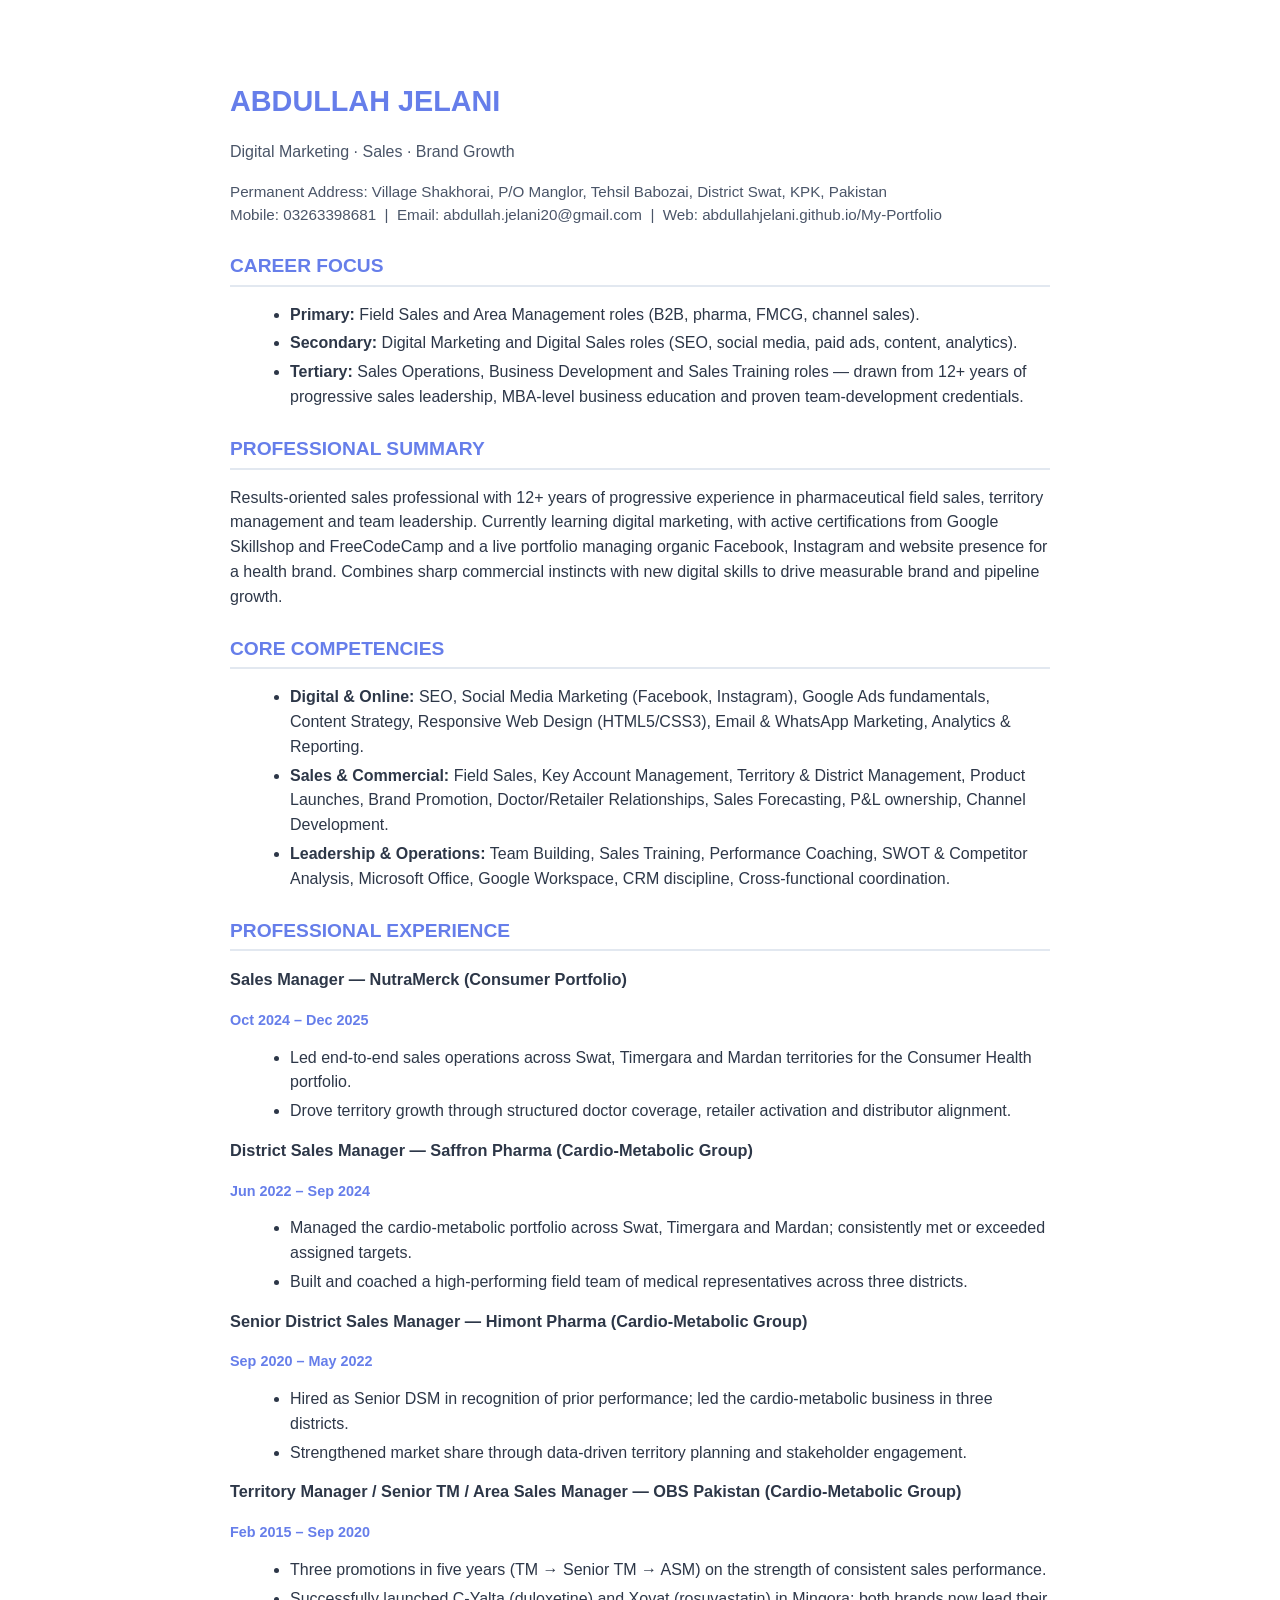
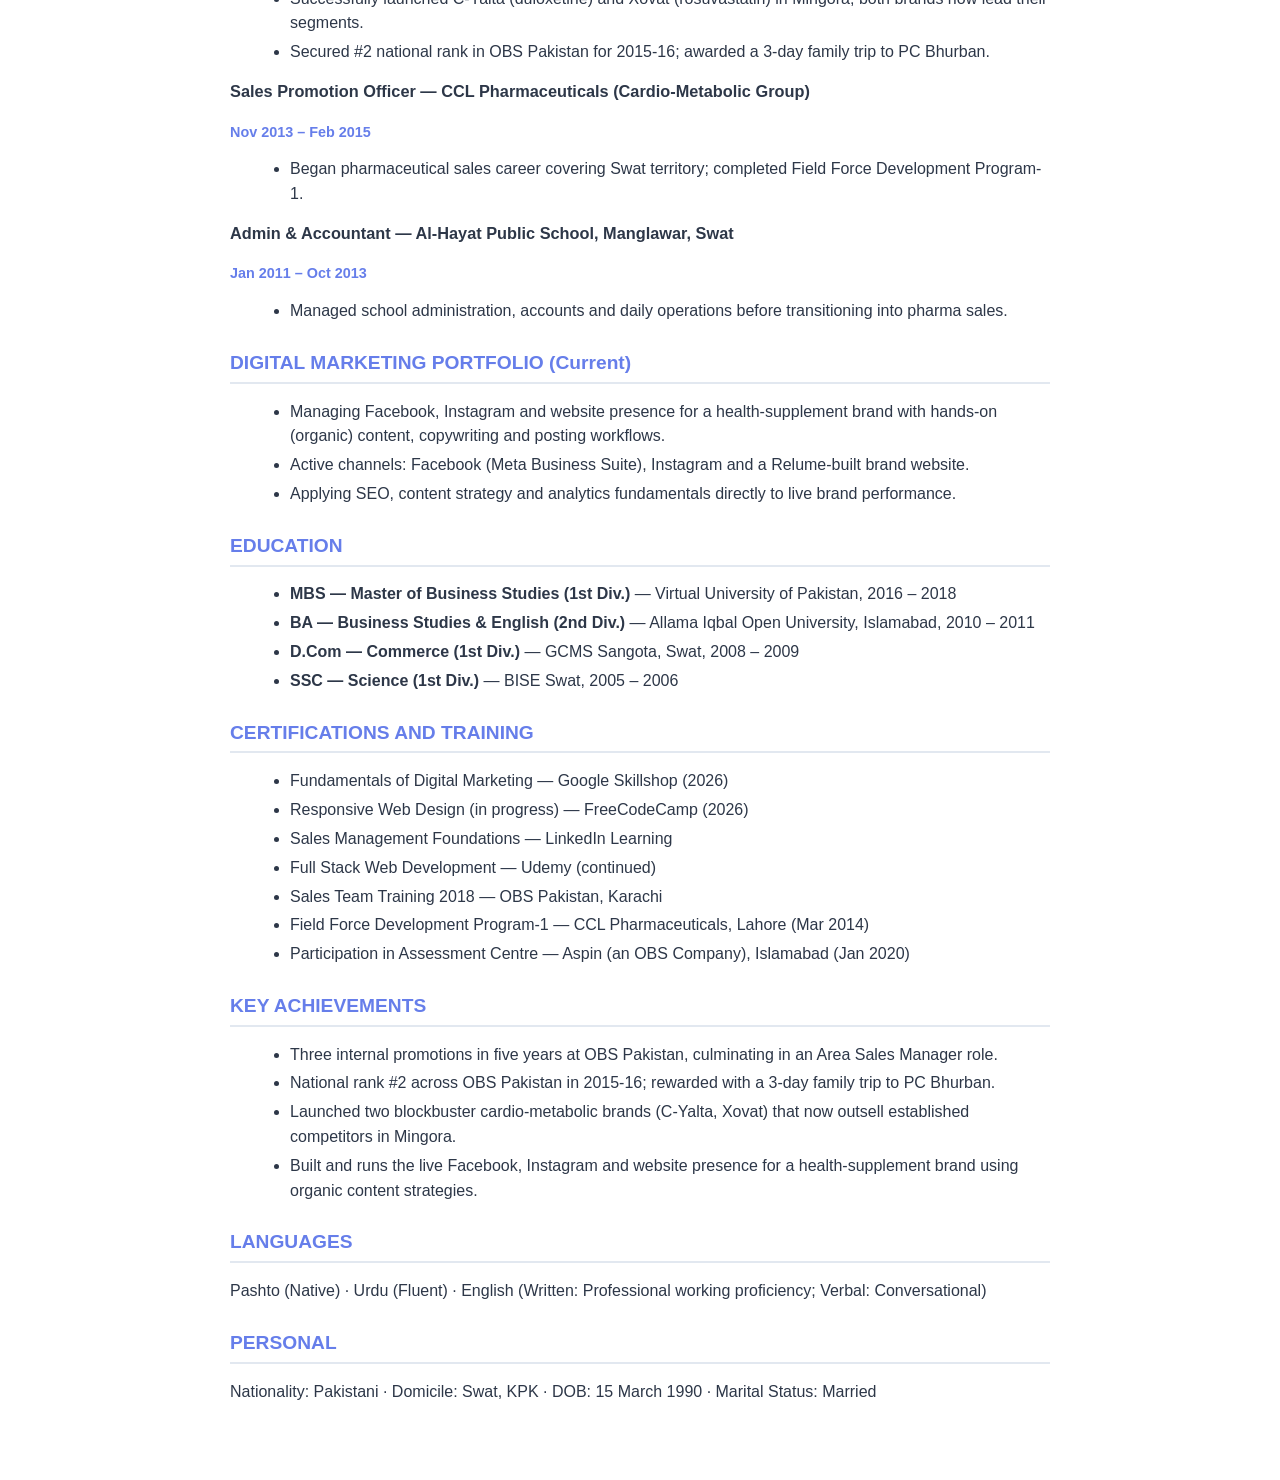
<file: Assets/resume/Abdullah CV Latest.html>
<!DOCTYPE html>
<html lang="en">
<head>
  <meta charset="UTF-8" />
  <title>Abdullah Jelani — CV</title>
  <style>
    body { font-family: "Segoe UI", Arial, sans-serif; max-width: 820px; margin: 30px auto; padding: 30px; color: #2d3748; line-height: 1.55; }
    h1 { color: #667eea; margin-bottom: 4px; font-size: 1.8rem; }
    .sub { color: #4a5568; font-weight: 500; margin-bottom: 12px; }
    .meta { color: #4a5568; font-size: 0.95rem; margin-bottom: 4px; }
    h2 { color: #667eea; margin-top: 24px; font-size: 1.2rem; border-bottom: 2px solid #e2e8f0; padding-bottom: 4px; }
    h3 { color: #2d3748; margin-top: 14px; font-size: 1.02rem; }
    .item { margin-bottom: 10px; }
    .date { color: #667eea; font-weight: 600; font-size: 0.9rem; }
    ul { margin: 6px 0 6px 20px; }
    ul li { margin-bottom: 4px; }
    @media print {
      body { margin: 0; padding: 20px; }
      h2 { page-break-after: avoid; }
    }
  </style>
</head>
<body>

<h1>ABDULLAH JELANI</h1>
<p class="sub">Digital Marketing · Sales · Brand Growth</p>
<p class="meta">
  Permanent Address: Village Shakhorai, P/O Manglor, Tehsil Babozai, District Swat, KPK, Pakistan<br/>
  Mobile: 03263398681 &nbsp;|&nbsp; Email: abdullah.jelani20@gmail.com &nbsp;|&nbsp; Web: abdullahjelani.github.io/My-Portfolio
</p>

<h2>CAREER FOCUS</h2>
<ul>
  <li><strong>Primary:</strong> Field Sales and Area Management roles (B2B, pharma, FMCG, channel sales).</li>
  <li><strong>Secondary:</strong> Digital Marketing and Digital Sales roles (SEO, social media, paid ads, content, analytics).</li>
  <li><strong>Tertiary:</strong> Sales Operations, Business Development and Sales Training roles — drawn from 12+ years of progressive sales leadership, MBA-level business education and proven team-development credentials.</li>
</ul>

<h2>PROFESSIONAL SUMMARY</h2>
<p>Results-oriented sales professional with 12+ years of progressive experience in pharmaceutical field sales, territory management and team leadership. Currently learning digital marketing, with active certifications from Google Skillshop and FreeCodeCamp and a live portfolio managing organic Facebook, Instagram and website presence for a health brand. Combines sharp commercial instincts with new digital skills to drive measurable brand and pipeline growth.</p>

<h2>CORE COMPETENCIES</h2>
<ul>
  <li><strong>Digital &amp; Online:</strong> SEO, Social Media Marketing (Facebook, Instagram), Google Ads fundamentals, Content Strategy, Responsive Web Design (HTML5/CSS3), Email &amp; WhatsApp Marketing, Analytics &amp; Reporting.</li>
  <li><strong>Sales &amp; Commercial:</strong> Field Sales, Key Account Management, Territory &amp; District Management, Product Launches, Brand Promotion, Doctor/Retailer Relationships, Sales Forecasting, P&amp;L ownership, Channel Development.</li>
  <li><strong>Leadership &amp; Operations:</strong> Team Building, Sales Training, Performance Coaching, SWOT &amp; Competitor Analysis, Microsoft Office, Google Workspace, CRM discipline, Cross-functional coordination.</li>
</ul>

<h2>PROFESSIONAL EXPERIENCE</h2>

<div class="item">
  <h3>Sales Manager — NutraMerck (Consumer Portfolio)</h3>
  <p class="date">Oct 2024 – Dec 2025</p>
  <ul>
    <li>Led end-to-end sales operations across Swat, Timergara and Mardan territories for the Consumer Health portfolio.</li>
    <li>Drove territory growth through structured doctor coverage, retailer activation and distributor alignment.</li>
  </ul>
</div>

<div class="item">
  <h3>District Sales Manager — Saffron Pharma (Cardio-Metabolic Group)</h3>
  <p class="date">Jun 2022 – Sep 2024</p>
  <ul>
    <li>Managed the cardio-metabolic portfolio across Swat, Timergara and Mardan; consistently met or exceeded assigned targets.</li>
    <li>Built and coached a high-performing field team of medical representatives across three districts.</li>
  </ul>
</div>

<div class="item">
  <h3>Senior District Sales Manager — Himont Pharma (Cardio-Metabolic Group)</h3>
  <p class="date">Sep 2020 – May 2022</p>
  <ul>
    <li>Hired as Senior DSM in recognition of prior performance; led the cardio-metabolic business in three districts.</li>
    <li>Strengthened market share through data-driven territory planning and stakeholder engagement.</li>
  </ul>
</div>

<div class="item">
  <h3>Territory Manager / Senior TM / Area Sales Manager — OBS Pakistan (Cardio-Metabolic Group)</h3>
  <p class="date">Feb 2015 – Sep 2020</p>
  <ul>
    <li>Three promotions in five years (TM → Senior TM → ASM) on the strength of consistent sales performance.</li>
    <li>Successfully launched C-Yalta (duloxetine) and Xovat (rosuvastatin) in Mingora; both brands now lead their segments.</li>
    <li>Secured #2 national rank in OBS Pakistan for 2015-16; awarded a 3-day family trip to PC Bhurban.</li>
  </ul>
</div>

<div class="item">
  <h3>Sales Promotion Officer — CCL Pharmaceuticals (Cardio-Metabolic Group)</h3>
  <p class="date">Nov 2013 – Feb 2015</p>
  <ul>
    <li>Began pharmaceutical sales career covering Swat territory; completed Field Force Development Program-1.</li>
  </ul>
</div>

<div class="item">
  <h3>Admin &amp; Accountant — Al-Hayat Public School, Manglawar, Swat</h3>
  <p class="date">Jan 2011 – Oct 2013</p>
  <ul>
    <li>Managed school administration, accounts and daily operations before transitioning into pharma sales.</li>
  </ul>
</div>

<h2>DIGITAL MARKETING PORTFOLIO (Current)</h2>
<ul>
  <li>Managing Facebook, Instagram and website presence for a health-supplement brand with hands-on (organic) content, copywriting and posting workflows.</li>
  <li>Active channels: Facebook (Meta Business Suite), Instagram and a Relume-built brand website.</li>
  <li>Applying SEO, content strategy and analytics fundamentals directly to live brand performance.</li>
</ul>

<h2>EDUCATION</h2>
<ul>
  <li><strong>MBS — Master of Business Studies (1st Div.)</strong> — Virtual University of Pakistan, 2016 – 2018</li>
  <li><strong>BA — Business Studies &amp; English (2nd Div.)</strong> — Allama Iqbal Open University, Islamabad, 2010 – 2011</li>
  <li><strong>D.Com — Commerce (1st Div.)</strong> — GCMS Sangota, Swat, 2008 – 2009</li>
  <li><strong>SSC — Science (1st Div.)</strong> — BISE Swat, 2005 – 2006</li>
</ul>

<h2>CERTIFICATIONS AND TRAINING</h2>
<ul>
  <li>Fundamentals of Digital Marketing — Google Skillshop (2026)</li>
  <li>Responsive Web Design (in progress) — FreeCodeCamp (2026)</li>
  <li>Sales Management Foundations — LinkedIn Learning</li>
  <li>Full Stack Web Development — Udemy (continued)</li>
  <li>Sales Team Training 2018 — OBS Pakistan, Karachi</li>
  <li>Field Force Development Program-1 — CCL Pharmaceuticals, Lahore (Mar 2014)</li>
  <li>Participation in Assessment Centre — Aspin (an OBS Company), Islamabad (Jan 2020)</li>
</ul>

<h2>KEY ACHIEVEMENTS</h2>
<ul>
  <li>Three internal promotions in five years at OBS Pakistan, culminating in an Area Sales Manager role.</li>
  <li>National rank #2 across OBS Pakistan in 2015-16; rewarded with a 3-day family trip to PC Bhurban.</li>
  <li>Launched two blockbuster cardio-metabolic brands (C-Yalta, Xovat) that now outsell established competitors in Mingora.</li>
  <li>Built and runs the live Facebook, Instagram and website presence for a health-supplement brand using organic content strategies.</li>
</ul>

<h2>LANGUAGES</h2>
<p>Pashto (Native) · Urdu (Fluent) · English (Written: Professional working proficiency; Verbal: Conversational)</p>

<h2>PERSONAL</h2>
<p>Nationality: Pakistani · Domicile: Swat, KPK · DOB: 15 March 1990 · Marital Status: Married</p>

</body>
</html>
</file>
<file: Assets/css/style.css>
/* =========================================================
   Abdullah Jelani — Portfolio
   Shared stylesheet (Assets/css/style.css)
   ========================================================= */

/* ---------- DESIGN TOKENS ---------- */
:root {
  --c-primary: #667eea;
  --c-primary-dark: #5a67d8;
  --c-secondary: #764ba2;
  --c-text: #2d3748;
  --c-text-soft: #4a5568;
  --c-text-muted: #718096;
  --c-bg-card: #ffffff;
  --c-bg-soft: #f7fafc;
  --c-border: #e2e8f0;
  --c-tag: #e2e8f0;

  --shadow-lg: 0 20px 60px rgba(0, 0, 0, 0.3);
  --shadow-md: 0 10px 30px rgba(0, 0, 0, 0.15);
  --shadow-sm: 0 5px 20px rgba(102, 126, 234, 0.4);

  --radius-lg: 20px;
  --radius-md: 15px;
  --radius-pill: 50px;

  --font-body: "Segoe UI", Tahoma, Geneva, Verdana, sans-serif;
}

/* ---------- RESET ---------- */
* {
  margin: 0;
  padding: 0;
  box-sizing: border-box;
}

html {
  scroll-behavior: smooth;
}

body {
  font-family: var(--font-body);
  background: linear-gradient(135deg, var(--c-primary) 0%, var(--c-secondary) 100%);
  min-height: 100vh;
  padding: 40px 20px;
  color: var(--c-text);
  line-height: 1.6;
}

a {
  color: var(--c-primary);
}

img {
  max-width: 100%;
  display: block;
}

/* ---------- LAYOUT ---------- */
.container {
  max-width: 1100px;
  margin: 0 auto;
  background: var(--c-bg-card);
  border-radius: var(--radius-lg);
  padding: 50px;
  box-shadow: var(--shadow-lg);
}

/* ---------- HEADER ---------- */
.header {
  text-align: center;
  margin-bottom: 40px;
}

.profile-img {
  width: 150px;
  height: 150px;
  border-radius: 50%;
  border: 4px solid var(--c-primary);
  object-fit: cover;
  margin: 0 auto 20px;
}

.header h1 {
  color: var(--c-text);
  font-size: 2.5rem;
  margin-bottom: 5px;
}

.header .title {
  color: var(--c-primary);
  font-size: 1.2rem;
  font-weight: 500;
}

.header .tagline {
  color: var(--c-text-soft);
  margin-top: 10px;
  font-size: 1.05rem;
}

/* ---------- NAVIGATION BUTTONS ---------- */
.nav-buttons {
  display: flex;
  justify-content: center;
  gap: 15px;
  flex-wrap: wrap;
  margin: 30px 0 40px;
}

.nav-btn {
  display: inline-block;
  background: var(--c-primary);
  color: #fff !important;
  padding: 12px 30px;
  border-radius: var(--radius-pill);
  text-decoration: none !important;
  font-weight: 500;
  transition: all 0.3s ease;
}

.nav-btn:hover {
  background: var(--c-primary-dark);
  transform: translateY(-3px);
  box-shadow: var(--shadow-sm);
}

.nav-btn-outline {
  background: transparent;
  color: var(--c-primary) !important;
  border: 2px solid var(--c-primary);
}

.nav-btn-outline:hover {
  background: var(--c-primary);
  color: #fff !important;
}

/* ---------- SECTION TITLES ---------- */
.section-title {
  color: var(--c-text);
  font-size: 1.8rem;
  margin: 50px 0 20px;
  text-align: center;
}

.section-title i {
  color: var(--c-primary);
  margin-right: 8px;
}

.sub-heading {
  color: var(--c-text);
  font-size: 1.15rem;
  margin: 25px 0 12px;
  text-align: center;
  font-weight: 600;
}

/* ---------- BLOCKS ---------- */
.block {
  margin-top: 30px;
}

/* ---------- PROSE ---------- */
.prose {
  max-width: 820px;
  margin: 0 auto;
  color: var(--c-text-soft);
  font-size: 1.05rem;
  text-align: center;
}

/* ---------- FOCUS LIST ---------- */
.focus-list {
  list-style: none;
  max-width: 820px;
  margin: 0 auto;
  padding: 0;
}

.focus-list li {
  background: var(--c-bg-soft);
  border-left: 4px solid var(--c-primary);
  border-radius: 8px;
  padding: 12px 18px;
  margin-bottom: 10px;
  color: var(--c-text-soft);
}

.focus-list strong {
  color: var(--c-text);
}

/* ---------- TIMELINE ---------- */
.timeline {
  list-style: none;
  max-width: 820px;
  margin: 0 auto;
  padding: 0;
}

.timeline-item {
  background: var(--c-bg-soft);
  border-radius: var(--radius-md);
  padding: 18px 22px;
  margin-bottom: 14px;
  border-left: 4px solid var(--c-primary);
  transition: transform 0.2s ease;
}

.timeline-item:hover {
  transform: translateX(4px);
}

.t-head {
  display: flex;
  flex-wrap: wrap;
  justify-content: space-between;
  align-items: baseline;
  gap: 8px;
  margin-bottom: 10px;
}

.t-head h3 {
  color: var(--c-text);
  font-size: 1.1rem;
  margin: 0;
}

.t-date {
  color: var(--c-primary);
  font-weight: 600;
  font-size: 0.9rem;
  white-space: nowrap;
}

.t-bullets {
  padding-left: 20px;
  color: var(--c-text-soft);
}

.t-bullets li {
  margin-bottom: 4px;
}

/* ---------- EDUCATION GRID ---------- */
.edu-grid {
  display: grid;
  grid-template-columns: repeat(auto-fit, minmax(240px, 1fr));
  gap: 16px;
  margin-top: 10px;
}

.edu-card {
  background: var(--c-bg-soft);
  border-radius: var(--radius-md);
  padding: 18px;
  border-top: 4px solid var(--c-primary);
}

.edu-card h3 {
  color: var(--c-text);
  font-size: 1rem;
  margin-bottom: 8px;
}

.edu-card .div {
  color: var(--c-text-muted);
  font-weight: 400;
  font-size: 0.85rem;
}

.edu-school {
  color: var(--c-text-soft);
  font-size: 0.95rem;
}

.edu-date {
  color: var(--c-primary);
  font-weight: 600;
  font-size: 0.85rem;
  margin-top: 4px;
}

/* ---------- CERT / ACHIEVEMENT LISTS ---------- */
.cert-list {
  list-style: none;
  max-width: 820px;
  margin: 0 auto;
  padding: 0;
}

.cert-list li {
  background: var(--c-bg-soft);
  border-radius: 8px;
  padding: 10px 16px;
  margin-bottom: 8px;
  color: var(--c-text-soft);
  display: flex;
  align-items: center;
  gap: 10px;
}

.cert-list li i {
  color: var(--c-primary);
}

/* ---------- PROJECTS ---------- */
.projects-grid {
  display: grid;
  grid-template-columns: repeat(auto-fit, minmax(250px, 1fr));
  gap: 25px;
  margin-top: 20px;
}

.project-card {
  background: var(--c-bg-soft);
  border-radius: var(--radius-md);
  overflow: hidden;
  transition: transform 0.3s ease, box-shadow 0.3s ease;
}

.project-card:hover {
  transform: translateY(-5px);
  box-shadow: var(--shadow-md);
}

.project-card img {
  width: 100%;
  height: 200px;
  object-fit: cover;
}

.project-card .project-info {
  padding: 20px;
}

.project-card h3 {
  color: var(--c-text);
  margin-bottom: 8px;
}

.project-card p {
  color: var(--c-text-soft);
  font-size: 0.95rem;
  margin-bottom: 15px;
}

.project-link {
  display: inline-block;
  color: var(--c-primary);
  text-decoration: none;
  font-weight: 500;
}

.project-link:hover {
  text-decoration: underline;
}

/* ---------- SKILLS ---------- */
.skills {
  display: flex;
  flex-wrap: wrap;
  justify-content: center;
  gap: 12px;
  margin: 12px 0 20px;
}

.skill-tag {
  background: var(--c-tag);
  color: var(--c-text);
  padding: 8px 20px;
  border-radius: var(--radius-pill);
  font-size: 0.9rem;
}

.skill-tag strong {
  color: var(--c-primary-dark);
}

/* ---------- CONTACT ---------- */
.contact-section {
  text-align: center;
  margin-top: 50px;
  padding-top: 40px;
  border-top: 2px solid var(--c-border);
}

.contact-section h2 {
  color: var(--c-text);
  margin-bottom: 15px;
}

.contact-section p {
  color: var(--c-text-soft);
  margin-bottom: 20px;
}

/* ---------- SOCIAL ---------- */
.social-links {
  display: flex;
  justify-content: center;
  gap: 20px;
  margin: 15px 0;
}

.social-links a {
  color: var(--c-primary);
  font-size: 1.5rem;
  text-decoration: none;
  transition: color 0.3s ease;
}

.social-links a:hover {
  color: var(--c-primary-dark);
}

/* ---------- FOOTER ---------- */
.footer {
  text-align: center;
  margin-top: 40px;
  padding-top: 20px;
  border-top: 1px solid var(--c-border);
  color: var(--c-text-muted);
  font-size: 0.9rem;
}

.footer .muted {
  font-size: 0.8rem;
  margin-top: 4px;
}

/* ---------- BACK BUTTON ---------- */
.back-btn {
  display: inline-block;
  background: var(--c-primary);
  color: #fff !important;
  padding: 12px 30px;
  border-radius: var(--radius-pill);
  text-decoration: none !important;
  font-weight: 500;
  transition: all 0.3s ease;
  margin-top: 30px;
}

.back-btn:hover {
  background: var(--c-primary-dark);
  transform: translateY(-3px);
  box-shadow: var(--shadow-sm);
}

/* ---------- GENERIC TEXT UTILS ---------- */
.text-center {
  text-align: center;
}

/* ---------- RESPONSIVE ---------- */
@media (max-width: 768px) {
  .container {
    padding: 25px;
  }

  .header h1 {
    font-size: 2rem;
  }

  .projects-grid,
  .edu-grid {
    grid-template-columns: 1fr;
  }

  .t-head {
    flex-direction: column;
    align-items: flex-start;
  }

  .section-title {
    font-size: 1.5rem;
  }
}
</file>
